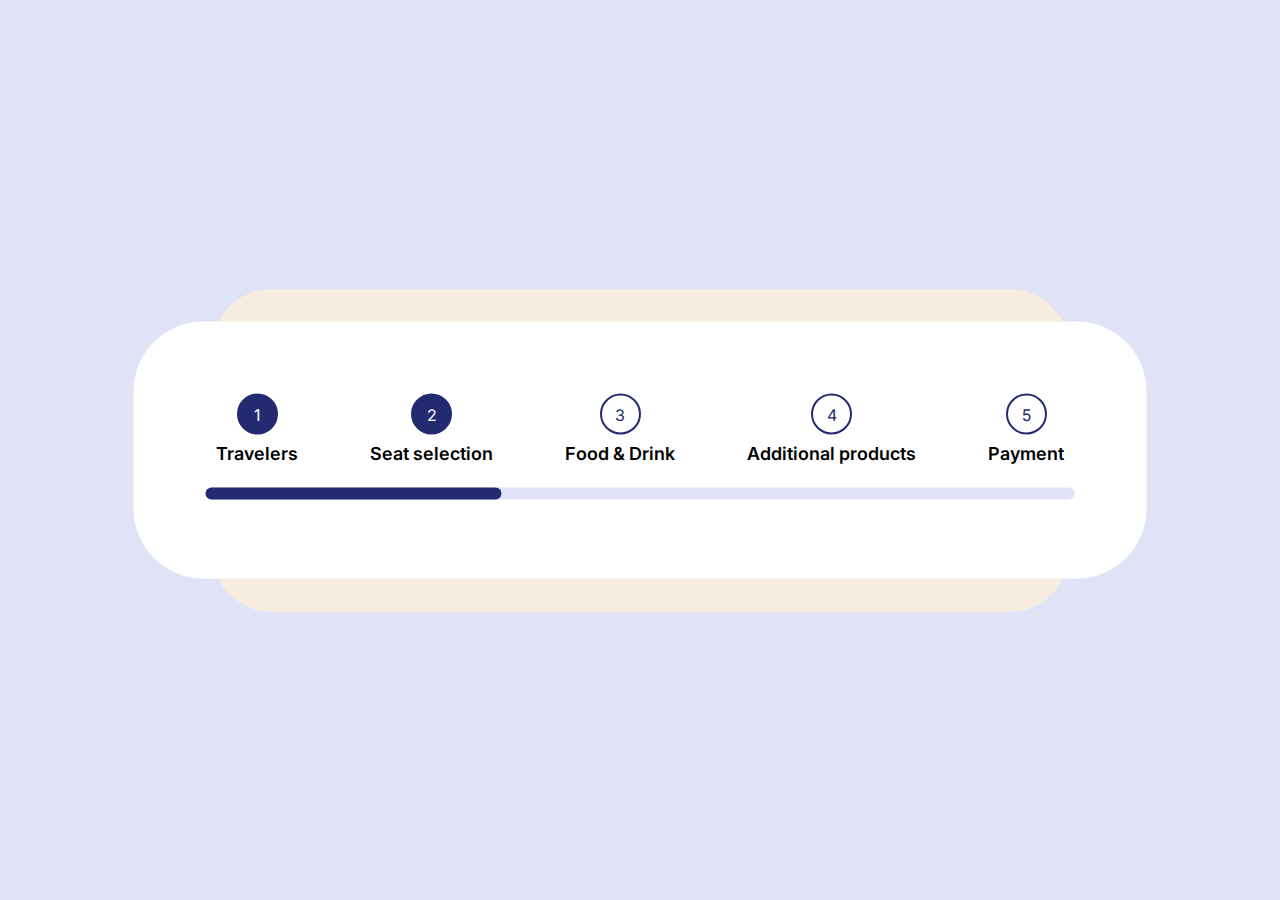
<file: Design1598/index.html>
<!DOCTYPE html>
<html>
<head>
    <meta charset="UTF-8">

    <!-- google fonts -->
    <link rel="stylesheet" href="styles.css">
    <link rel="preconnect" href="https://fonts.googleapis.com">
    <link rel="preconnect" href="https://fonts.gstatic.com" crossorigin>
    <link href="https://fonts.googleapis.com/css2?family=Inter:ital,opsz,wght@0,14..32,100..900;1,14..32,100..900&display=swap" rel="stylesheet">

    <title>Design 1598</title>
</head>
<body>
    <div class="rectangle">
        <div class="container">
            <div class="items">
                <p class="selected">Travelers</p>
                <p class="selected">Seat selection</p>
                <p>Food & Drink</p>
                <p>Additional products</p>
                <p>Payment</p>
            </div>
            <div class="bar">
                <div class="progress"></div>
            </div>
        </div>
    </div>
</body>
</html>
</file>
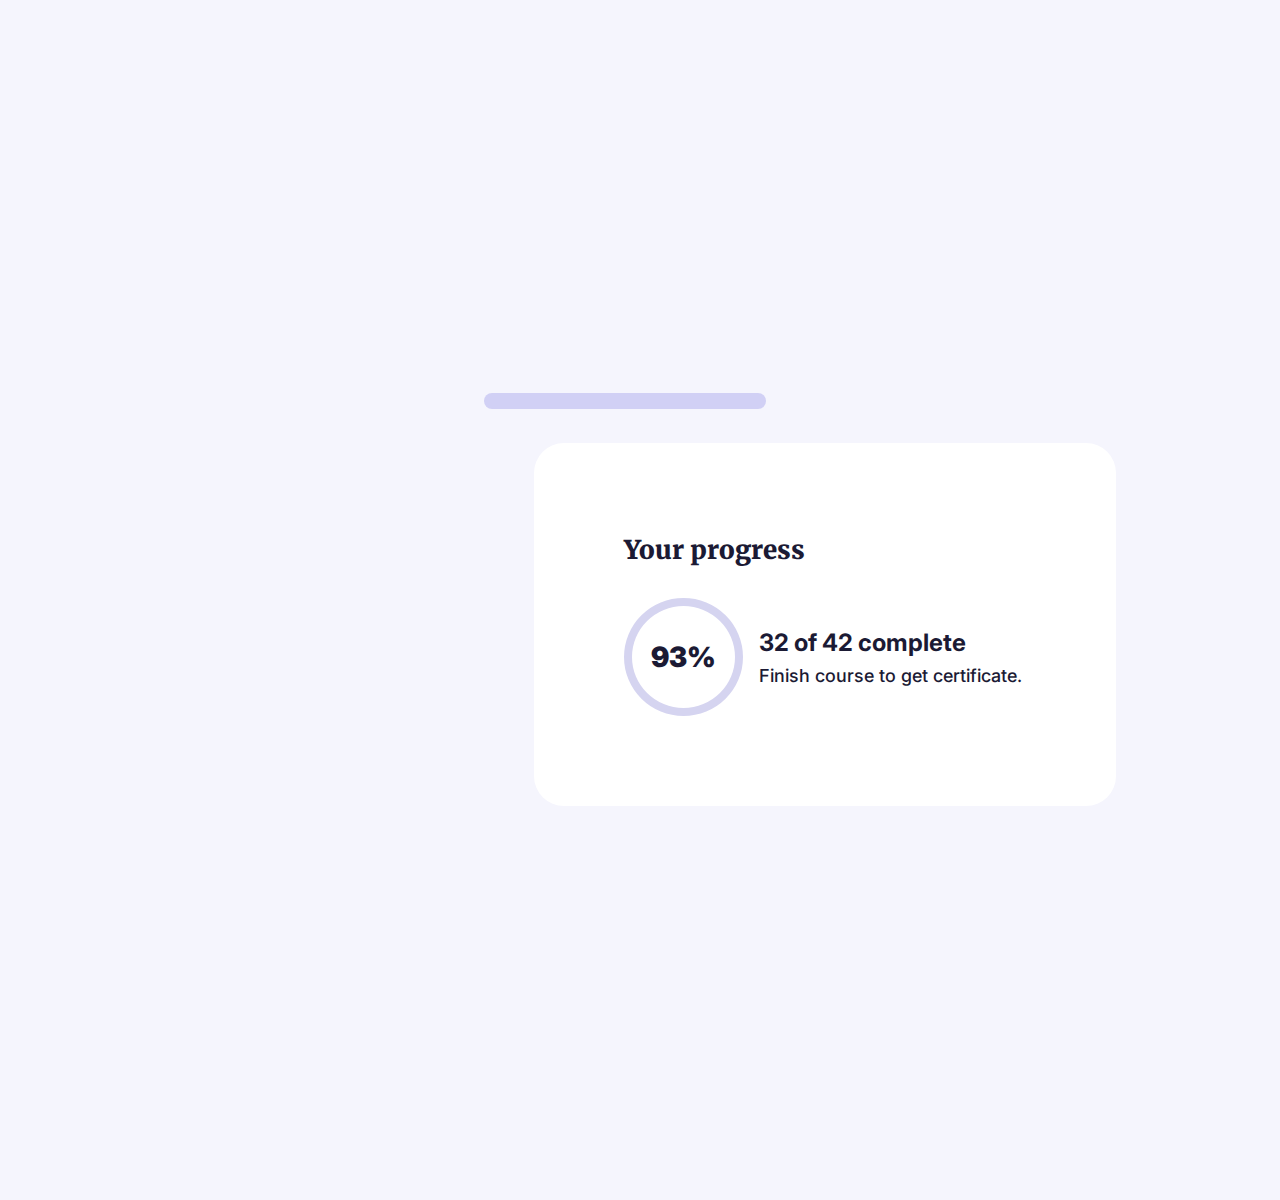
<file: Design1600/index.html>
<!DOCTYPE html>
<html>
<head>
    <meta charset="UTF-8">

    <!-- css file -->
    <link rel="stylesheet" href="styles.css">

    <!-- google fonts -->
    <link rel="preconnect" href="https://fonts.googleapis.com">
    <link rel="preconnect" href="https://fonts.gstatic.com" crossorigin>
    <link href="https://fonts.googleapis.com/css2?family=Inter:ital,opsz,wght@0,14..32,100..900;1,14..32,100..900&family=Merriweather:ital,opsz,wght@0,18..144,300..900;1,18..144,300..900&display=swap" rel="stylesheet">

    <title>Design 1600</title>
</head>
<body>
    <div class="rectangle"></div>
    <div class="container">
        <h2>Your progress</h2>
        <div class="result">
            <p>93%</p>
            <div class="text">
                <p>32 of 42 complete</p>
                <p>Finish course to get certificate.</p>
            </div>
        </div>
    </div>
</body>
</html>
</file>
<file: Design1598/styles.css>
* {
    margin: 0px;
    padding: 0px;
    box-sizing: border-box;
}

:root {
    font-family: "Inter", arial, sans-serif;
    --main-color: #232A70
}

body {
    background-color: #E0E2F6;
    display: flex;
    justify-content: center;
    align-items: center;
    width: 100vw;
    height: 100vh;
}

.rectangle {
    background-color: #F6EDE0;
    width: 857px;
    height: 323px;
    border-radius: 60px;
    position: relative;
    /* border: 2px solid red; */
}

.container {
    background-color: #FFFFFF;
    width: 1013px;
    height: 257px;
    position: relative;
    top: 50%;
    left: 50%;
    transform: translate(-50%, -50%);
    border-radius: 70px;
    counter-reset: counter;
    padding: 72px;
    /* border: 2px dashed blue; */
}

.items {
    display: flex;
    justify-content: center;
    align-items: center;
    gap: 72px;
    position: relative;
    top: 8px;
}

p {
    counter-increment: counter;
    font-size: 18px;
    font-weight: 600;
    position: relative;
    text-align: center;
}

p::before {
    content: counter(counter);
    position: relative;
    top: -8px;
    left: 50%;
    transform: translateX(-50%);
    font-size: 16px;
    font-weight: 400;
    color: var(--main-color);
    background-color: #FFFFFF;
    width: calc(39px - 2px);
    height: calc(39px - 2px);
    border: 2px solid var(--main-color);
    border-radius: 50%;
    text-align: center;
    display: flex;
    align-items: center;
    justify-content: center;
}

.selected {
    font-weight: 600;
}

.selected::before {
    color: #FFFFFF;
    background-color: var(--main-color);
}

.bar {
    margin: 0px auto;
    position: relative;
    top: 32px;
    width: 869px;
    height: 12px;
    border-radius: 20px;
    background-color: #E0E2F6;
}

.progress {
    margin: 0px;
    width: 296px;
    height: 12px;
    border-radius: 20px;
    background-color: var(--main-color);
}
</file>
<file: Design1600/styles.css>
* {
    padding: 0;
    margin: 0;
    box-sizing: border-box;
}

:root {
    --main-color: #1B1A34
}

.rectangle {
    position: absolute;
    top: 393px;
    right: 514px;
    bottom: 491px;
    left: 484px;
    background-color: #D1D0F5;
    border-radius: 30px;
}

body {
    width: 1600px;
    height: 1200px;
    background-color: #F5F5FD;
}

.container {
    display: flex;
    flex-direction: column;
    gap: 32px;
    width: 582px;
    height: 363px;
    position: absolute;
    left: 534px;
    top: 443px;
    right: 484px;
    bottom: 394px;
    background-color: white;
    padding: 90px;
    border-radius: 30px;
}

h2 {
    font-family: 'Merriweather', Arial, Helvetica, sans-serif;
    font-weight: 900;
    font-size: 26px;
    color: var(--main-color);
}

.result {
    display: flex;
    align-items: center;
    gap: 16px;
}

p {
    font-family: 'Inter', Arial, Helvetica, sans-serif;
}

.result > p {
    font-weight: 900;
    font-size: 28px;
    color: var(--main-color);
    padding: calc(42px - 8px) calc(27px - 8px) calc(42px - 8px) calc(27px - 8px);
    border: 8px solid #D5D4F0;
    border-radius: 50%;
}

.text {
    display: flex;
    flex-direction: column;
    gap: 8px;
}

.text p:first-of-type {
    font-weight: 700;
    font-size: 24px;
    color: var(--main-color);
}

.text p:last-of-type {
    font-weight: 500;
    font-size: 18px;
    color: var(--main-color);
}
</file>
